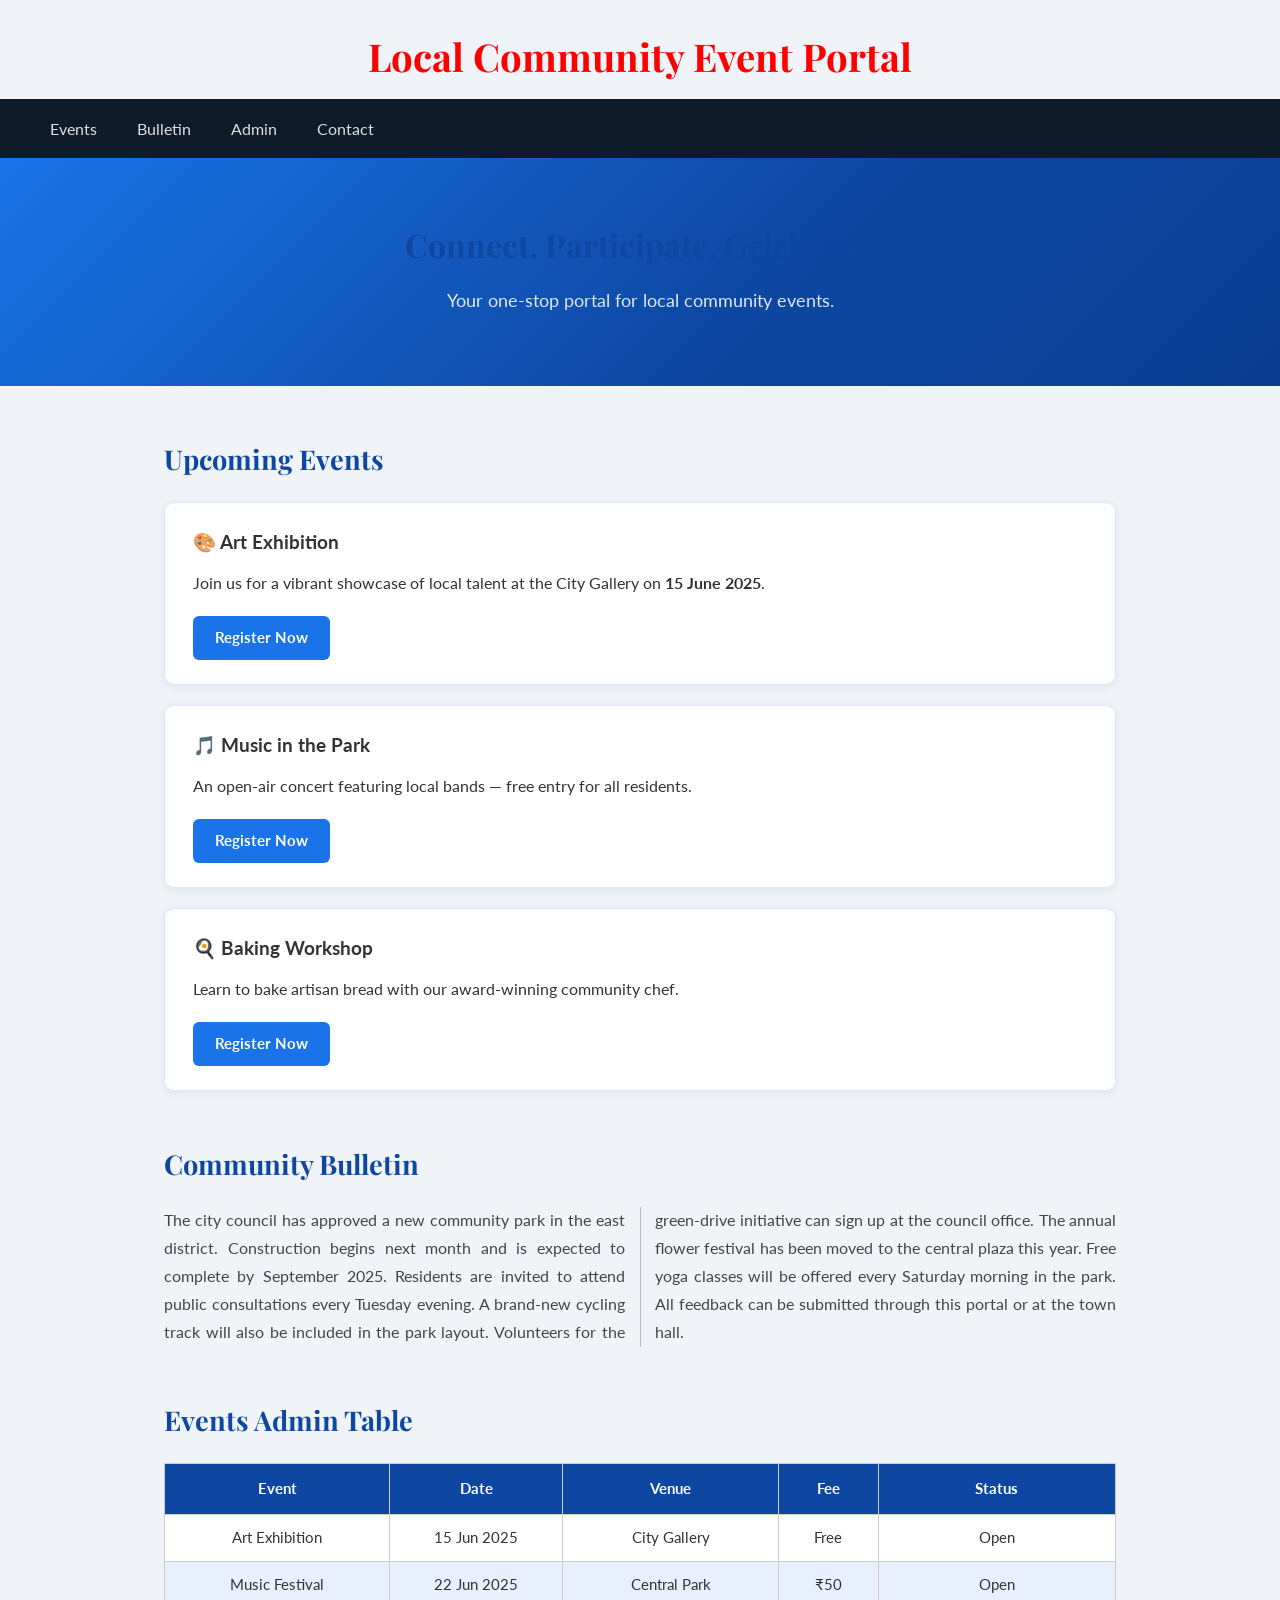
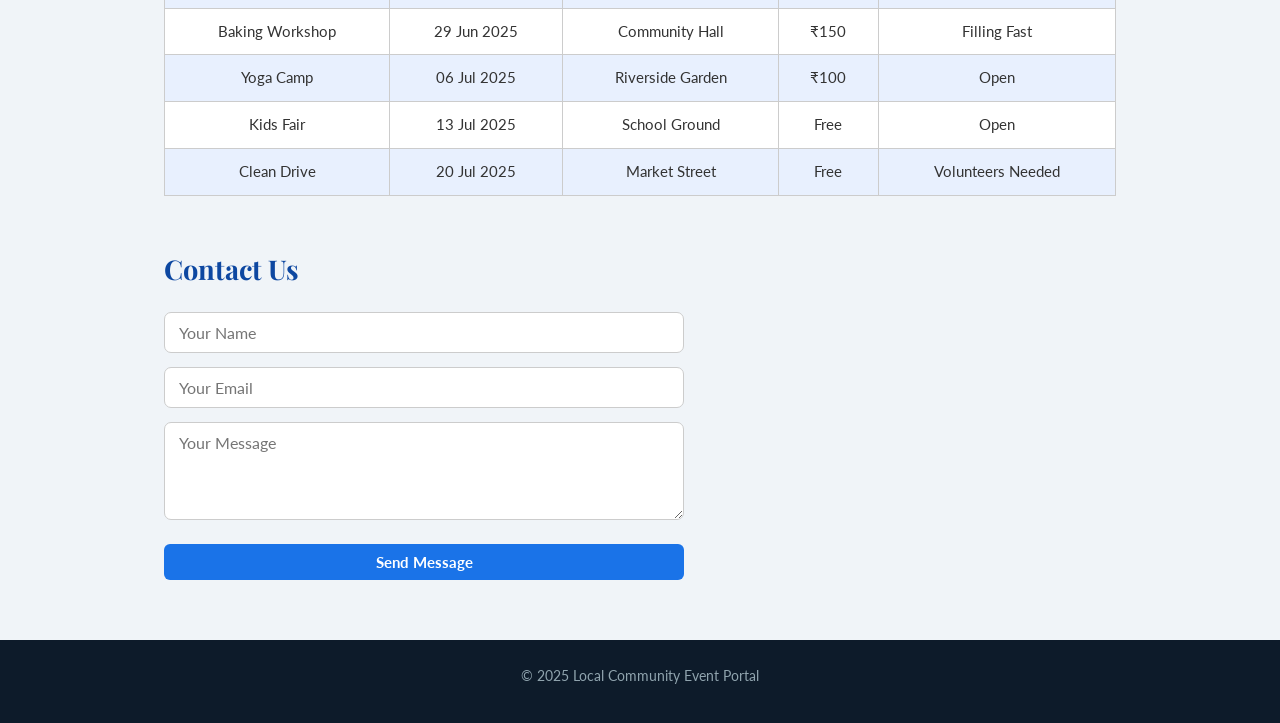
<file: Upskilling/Module-1-Local-Community-Event-Portal/css3/index.html>
<!DOCTYPE html>
<html lang="en">
<head>
  <meta charset="UTF-8" />
  <meta name="viewport" content="width=device-width, initial-scale=1.0" />
  <title>CSS3 – Community Event Portal</title>

  <!-- Ex 5: Google Font via <link> -->
  <link href="https://fonts.googleapis.com/css2?family=Playfair+Display:wght@600;700&family=Lato:wght@400;700&display=swap" rel="stylesheet" />

  <!-- Ex 1: Embedded internal style (body background) -->
  <style>
    body { background-color: #f0f4f8; }
  </style>

  <!-- Ex 1: External stylesheet -->
  <link rel="stylesheet" href="styles.css" />
</head>
<body>

  <!-- Ex 1: inline style on one heading -->
  <h1 id="mainHeader" style="color: red;">Local Community Event Portal</h1>

  <!-- Navigation (Ex 6) -->
  <nav>
    <ul>
      <li><a href="#events">Events</a></li>
      <li><a href="#bulletin">Bulletin</a></li>
      <li><a href="#admin">Admin</a></li>
      <li><a href="#contact">Contact</a></li>
    </ul>
  </nav>

  <!-- Hero Section (Ex 4: gradient) -->
  <header class="hero">
    <h2>Connect. Participate. Celebrate.</h2>
    <p class="lead">Your one-stop portal for local community events.</p>
  </header>

  <!-- Events Section (Ex 2, 3) -->
  <section id="events">
    <h2>Upcoming Events</h2>
    <div class="eventCard">
      <h3>🎨 Art Exhibition</h3>
      <p>Join us for a vibrant showcase of local talent at the City Gallery on <strong>15 June 2025</strong>.</p>
      <a href="#register" class="cta-button">Register Now</a>
    </div>
    <div class="eventCard">
      <h3>🎵 Music in the Park</h3>
      <p>An open-air concert featuring local bands — free entry for all residents.</p>
      <a href="#register" class="cta-button">Register Now</a>
    </div>
    <div class="eventCard">
      <h3>🍳 Baking Workshop</h3>
      <p>Learn to bake artisan bread with our award-winning community chef.</p>
      <a href="#register" class="cta-button">Register Now</a>
    </div>
  </section>

  <!-- Community Bulletin (Ex 9: multi-column) -->
  <section id="bulletin">
    <h2>Community Bulletin</h2>
    <article class="bulletin-article">
      The city council has approved a new community park in the east district.
      Construction begins next month and is expected to complete by September 2025.
      Residents are invited to attend public consultations every Tuesday evening.
      A brand-new cycling track will also be included in the park layout.
      Volunteers for the green-drive initiative can sign up at the council office.
      The annual flower festival has been moved to the central plaza this year.
      Free yoga classes will be offered every Saturday morning in the park.
      All feedback can be submitted through this portal or at the town hall.
    </article>
  </section>

  <!-- Admin Table (Ex 7) -->
  <section id="admin">
    <h2>Events Admin Table</h2>
    <table>
      <thead>
        <tr><th>Event</th><th>Date</th><th>Venue</th><th>Fee</th><th>Status</th></tr>
      </thead>
      <tbody>
        <tr><td>Art Exhibition</td><td>15 Jun 2025</td><td>City Gallery</td><td>Free</td><td>Open</td></tr>
        <tr><td>Music Festival</td><td>22 Jun 2025</td><td>Central Park</td><td>₹50</td><td>Open</td></tr>
        <tr><td>Baking Workshop</td><td>29 Jun 2025</td><td>Community Hall</td><td>₹150</td><td>Filling Fast</td></tr>
        <tr><td>Yoga Camp</td><td>06 Jul 2025</td><td>Riverside Garden</td><td>₹100</td><td>Open</td></tr>
        <tr><td>Kids Fair</td><td>13 Jul 2025</td><td>School Ground</td><td>Free</td><td>Open</td></tr>
        <tr><td>Clean Drive</td><td>20 Jul 2025</td><td>Market Street</td><td>Free</td><td>Volunteers Needed</td></tr>
      </tbody>
    </table>
  </section>

  <!-- Contact Form (Ex 8: box model, outline) -->
  <section id="contact">
    <h2>Contact Us</h2>
    <form>
      <input type="text" placeholder="Your Name" class="form-input" />
      <input type="email" placeholder="Your Email" class="form-input" />
      <textarea rows="4" placeholder="Your Message" class="form-input"></textarea>
      <button type="submit" class="cta-button">Send Message</button>
    </form>
  </section>

  <footer>
    <p>© 2025 Local Community Event Portal</p>
  </footer>

</body>
</html>
</file>
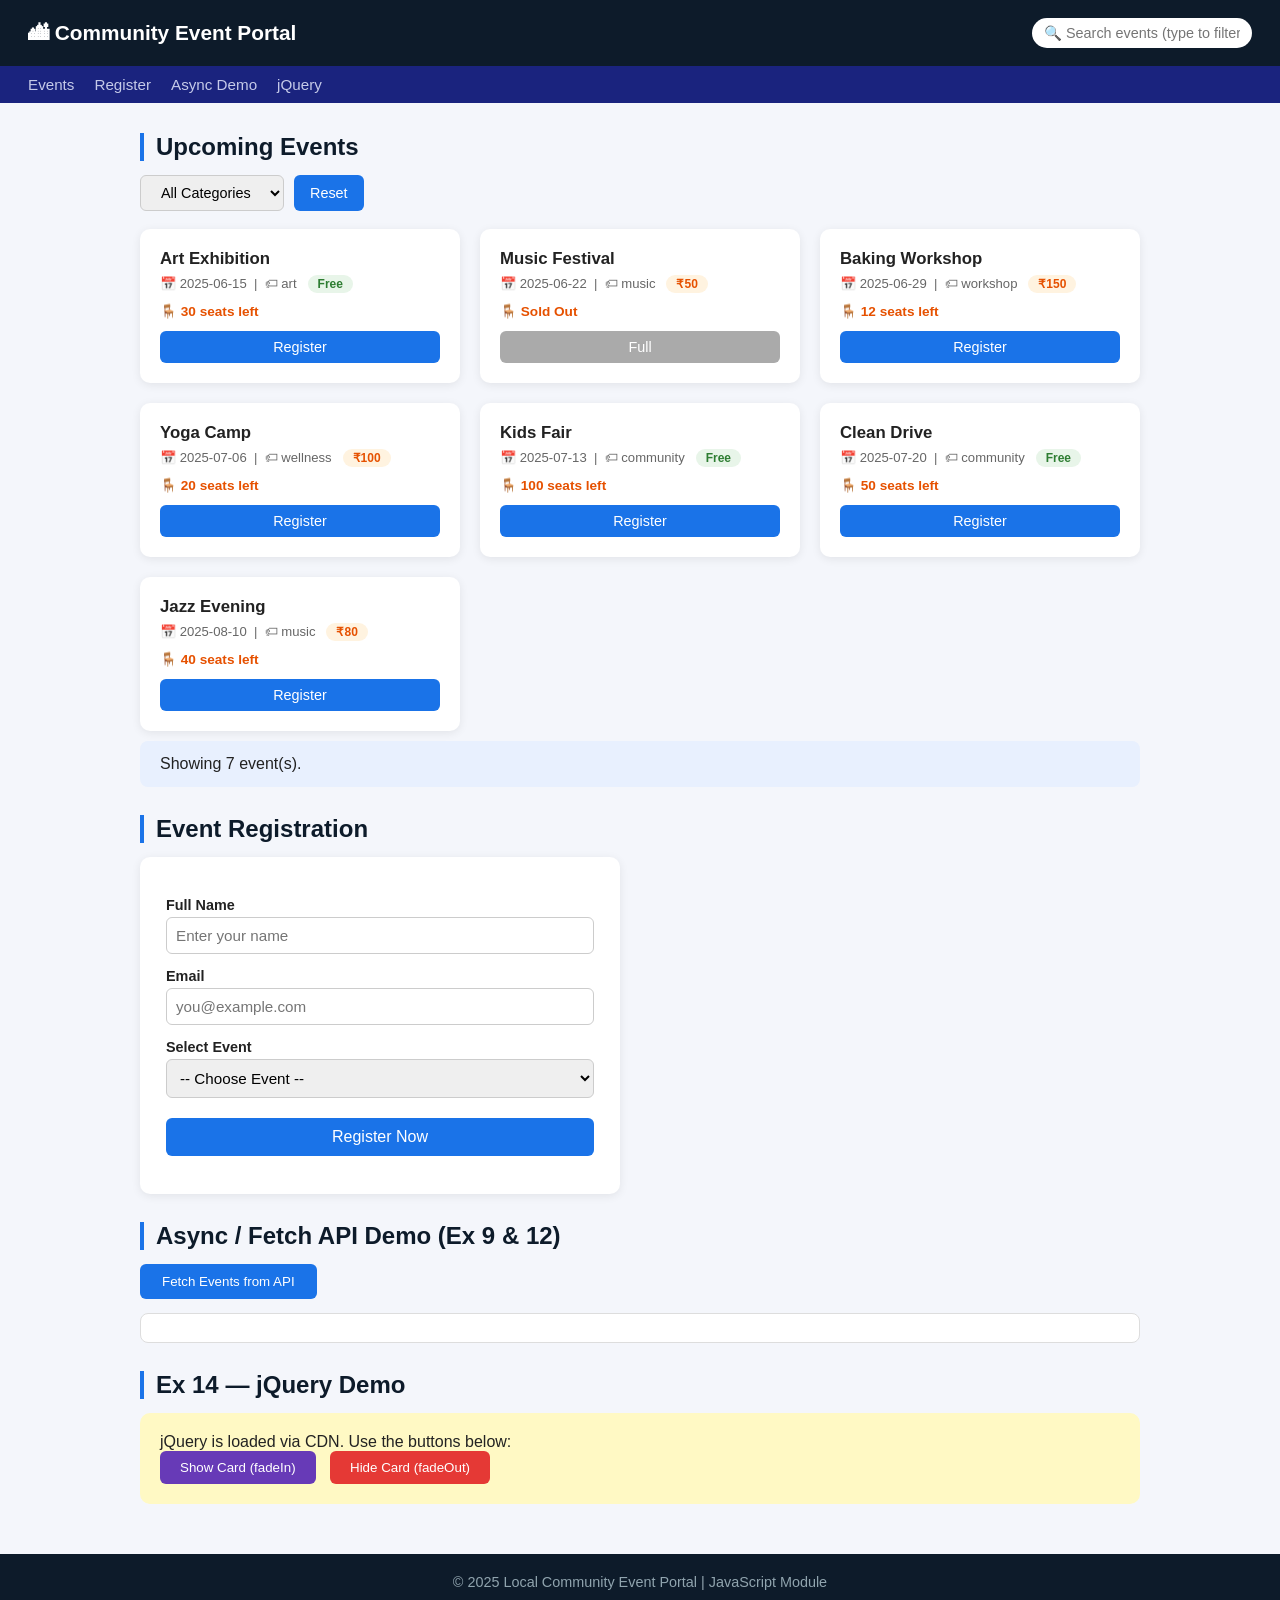
<file: Upskilling/Module-1-Local-Community-Event-Portal/javascript/index.html>
<!DOCTYPE html>
<html lang="en">
<head>
  <meta charset="UTF-8" />
  <meta name="viewport" content="width=device-width, initial-scale=1.0" />
  <title>JS – Community Event Portal</title>
  <style>
    * { box-sizing: border-box; margin: 0; padding: 0; }
    body { font-family: 'Segoe UI', sans-serif; background: #f4f6fb; color: #222; }
    header { background: #0d1b2a; color: #fff; padding: 18px 28px; display: flex; justify-content: space-between; align-items: center; }
    header h1 { font-size: 1.3rem; }
    #searchInput { padding: 7px 12px; border-radius: 20px; border: none; outline: none; font-size: .9rem; width: 220px; }
    nav { background: #1a237e; padding: 10px 28px; display: flex; gap: 20px; }
    nav a { color: #c5cae9; text-decoration: none; font-size: .95rem; }
    nav a:hover { color: #fff; }
    main { max-width: 1040px; margin: 30px auto; padding: 0 20px; }
    h2 { color: #0d1b2a; margin: 28px 0 14px; border-left: 4px solid #1a73e8; padding-left: 12px; }
    #filterBar { display: flex; gap: 10px; flex-wrap: wrap; margin-bottom: 18px; }
    #filterBar select, #filterBar button {
      padding: 8px 16px; border-radius: 6px; border: 1px solid #ccc;
      font-size: .9rem; cursor: pointer;
    }
    #filterBar button { background: #1a73e8; color: #fff; border: none; }
    #filterBar button:hover { background: #1558b0; }
    #eventList { display: grid; grid-template-columns: repeat(auto-fill,minmax(270px,1fr)); gap: 20px; }
    .event-card {
      background: #fff; border-radius: 10px; padding: 20px;
      box-shadow: 0 2px 10px rgba(0,0,0,.08); transition: transform .2s, box-shadow .2s;
    }
    .event-card:hover { transform: translateY(-3px); box-shadow: 0 6px 18px rgba(0,0,0,.12); }
    .event-card h3 { font-size: 1.05rem; margin-bottom: 6px; }
    .event-card .meta { font-size: .82rem; color: #666; margin-bottom: 10px; }
    .event-card .seats { font-size: .85rem; color: #e65100; font-weight: bold; }
    .event-card .btn-reg {
      margin-top: 12px; display: block; width: 100%; padding: 8px;
      background: #1a73e8; color: #fff; border: none; border-radius: 6px;
      cursor: pointer; font-size: .9rem; transition: background .2s;
    }
    .event-card .btn-reg:hover { background: #1558b0; }
    .event-card .btn-reg:disabled { background: #aaa; cursor: not-allowed; }
    .badge { display: inline-block; padding: 2px 10px; border-radius: 12px; font-size: .75rem; font-weight: bold; }
    .badge-free { background: #e8f5e9; color: #2e7d32; }
    .badge-paid { background: #fff3e0; color: #e65100; }
    #loading { text-align: center; padding: 20px; color: #666; }
    #spinner { display: none; text-align: center; margin: 20px 0; }
    #spinner span { display: inline-block; width: 28px; height: 28px; border: 3px solid #ccc; border-top-color: #1a73e8; border-radius: 50%; animation: spin .7s linear infinite; }
    @keyframes spin { to { transform: rotate(360deg); } }
    #regForm { background: #fff; padding: 26px; border-radius: 10px; box-shadow: 0 2px 10px rgba(0,0,0,.08); max-width: 480px; }
    #regForm label { display: block; margin-top: 14px; font-weight: 600; font-size: .9rem; }
    #regForm input, #regForm select { width: 100%; padding: 9px; border: 1px solid #ccc; border-radius: 6px; margin-top: 4px; font-size: .95rem; }
    #regForm input.error { border-color: #e53935; }
    .err-msg { color: #e53935; font-size: .8rem; margin-top: 2px; }
    #regForm button { margin-top: 18px; width: 100%; padding: 10px; background: #1a73e8; color: #fff; border: none; border-radius: 6px; font-size: 1rem; cursor: pointer; }
    #formFeedback { margin-top: 12px; font-weight: bold; color: #2e7d32; }
    #totalCount { background: #e8f0fe; padding: 14px 20px; border-radius: 8px; font-size: 1rem; margin-top: 10px; }
    footer { background: #0d1b2a; color: #90a4ae; text-align: center; padding: 20px; margin-top: 50px; font-size: .9rem; }
    #jquerySection { background: #fff9c4; border-radius: 10px; padding: 20px; }
    #jqCard { background: #fff; padding: 16px; border-radius: 8px; box-shadow: 0 2px 8px rgba(0,0,0,.1); margin-top: 12px; }
  </style>
</head>
<body>

<header>
  <h1>🏙 Community Event Portal</h1>
  <!-- Ex 8: keydown quick search -->
  <input id="searchInput" type="text" placeholder="🔍 Search events (type to filter)…" />
</header>

<nav>
  <a href="#events">Events</a>
  <a href="#register">Register</a>
  <a href="#async">Async Demo</a>
  <a href="#jquery">jQuery</a>
</nav>

<main>

  <!-- Filter Bar (Ex 8: onchange) -->
  <section id="events">
    <h2>Upcoming Events</h2>
    <div id="filterBar">
      <select id="categoryFilter">
        <option value="">All Categories</option>
        <option value="music">Music</option>
        <option value="art">Art</option>
        <option value="workshop">Workshop</option>
        <option value="wellness">Wellness</option>
        <option value="community">Community</option>
      </select>
      <button onclick="resetFilter()">Reset</button>
    </div>
    <div id="eventList"><div id="loading">Loading events…</div></div>
    <div id="totalCount"></div>
  </section>

  <!-- Registration Form (Ex 11) -->
  <section id="register">
    <h2>Event Registration</h2>
    <form id="regForm" novalidate>
      <label for="rName">Full Name</label>
      <input type="text" id="rName" placeholder="Enter your name" />
      <div class="err-msg" id="nameErr"></div>

      <label for="rEmail">Email</label>
      <input type="email" id="rEmail" placeholder="you@example.com" />
      <div class="err-msg" id="emailErr"></div>

      <label for="rEvent">Select Event</label>
      <select id="rEvent">
        <option value="">-- Choose Event --</option>
        <option value="Art Exhibition">Art Exhibition</option>
        <option value="Music Festival">Music Festival</option>
        <option value="Baking Workshop">Baking Workshop</option>
        <option value="Yoga Camp">Yoga Camp</option>
      </select>
      <div class="err-msg" id="eventErr"></div>

      <button type="submit" id="regSubmitBtn">Register Now</button>
      <div id="formFeedback"></div>
    </form>
  </section>

  <!-- Async / Fetch Demo (Ex 9, 12) -->
  <section id="async">
    <h2>Async / Fetch API Demo (Ex 9 &amp; 12)</h2>
    <button onclick="fetchEvents()" style="padding:10px 22px;background:#1a73e8;color:#fff;border:none;border-radius:6px;cursor:pointer;">
      Fetch Events from API
    </button>
    <div id="spinner"><span></span> Fetching…</div>
    <pre id="apiResult" style="margin-top:14px;background:#fff;padding:14px;border-radius:8px;font-size:.82rem;overflow:auto;max-height:240px;border:1px solid #ddd;"></pre>
  </section>

  <!-- jQuery Demo (Ex 14) -->
  <section id="jquery">
    <h2>Ex 14 — jQuery Demo</h2>
    <div id="jquerySection">
      <p>jQuery is loaded via CDN. Use the buttons below:</p>
      <button id="registerBtn" style="padding:9px 20px;background:#673ab7;color:#fff;border:none;border-radius:6px;cursor:pointer;margin-right:10px;">
        Show Card (fadeIn)
      </button>
      <button id="hideBtn" style="padding:9px 20px;background:#e53935;color:#fff;border:none;border-radius:6px;cursor:pointer;">
        Hide Card (fadeOut)
      </button>
      <div id="jqCard" style="display:none;">
        <strong>🎵 Music Festival</strong> – 22 June 2025 | Central Park | ₹50
      </div>
    </div>
  </section>

</main>

<footer>© 2025 Local Community Event Portal | JavaScript Module</footer>

<!-- jQuery CDN (Ex 14) -->
<script src="https://code.jquery.com/jquery-3.7.1.min.js"></script>
<!-- Main JS file -->
<script src="main.js"></script>
</body>
</html>
</file>
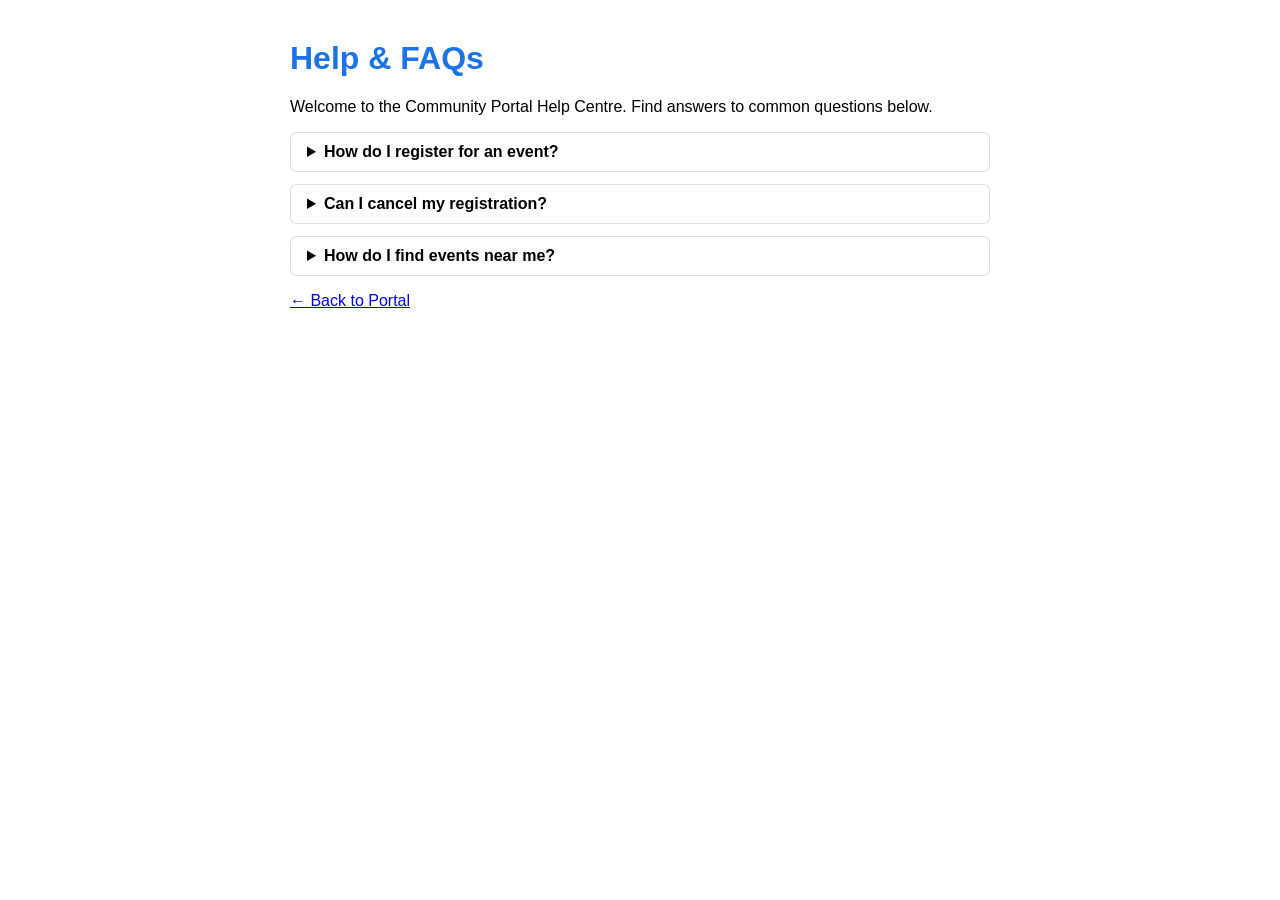
<file: Upskilling/Module-1-Local-Community-Event-Portal/html5 /help.html>
<!DOCTYPE html>
<html lang="en">
<head>
  <meta charset="UTF-8" />
  <title>Help – Community Event Portal</title>
  <style>
    body { font-family: 'Segoe UI', sans-serif; max-width: 700px; margin: 40px auto; padding: 0 20px; }
    h1 { color: #1a73e8; }
    details { margin: 12px 0; border: 1px solid #ddd; border-radius: 6px; padding: 10px 16px; }
    summary { font-weight: bold; cursor: pointer; }
  </style>
</head>
<body>
  <h1>Help & FAQs</h1>
  <p>Welcome to the Community Portal Help Centre. Find answers to common questions below.</p>
  <details>
    <summary>How do I register for an event?</summary>
    <p>Go to the <strong>Register</strong> section on the home page, fill in your details, select an event, and click "Register Now".</p>
  </details>
  <details>
    <summary>Can I cancel my registration?</summary>
    <p>Yes. Contact the City Council office at least 48 hours before the event date.</p>
  </details>
  <details>
    <summary>How do I find events near me?</summary>
    <p>Use the "Find Nearby Events" button in the Location section. Allow browser location access when prompted.</p>
  </details>
  <p><a href="index.html">← Back to Portal</a></p>
</body>
</html>
</file>
<file: Upskilling/Module-1-Local-Community-Event-Portal/css3/styles.css>
/* =============================================
   styles.css – CSS3 Exercises Solution
   Local Community Event Portal
   ============================================= */

/* ---- Ex 1: Universal selector reset ---- */
* {
  margin: 0;
  padding: 0;
  box-sizing: border-box;
}

/* ---- Ex 5: Font family (Google Fonts) ---- */
body {
  font-family: 'Lato', sans-serif;
  font-size: 16px;
  line-height: 1.7;
  color: #333;
}

/* ---- Ex 3: ID selector for banner ---- */
#mainHeader {
  font-family: 'Playfair Display', serif;
  font-size: 2.4rem;
  text-align: center;
  padding: 24px 20px 10px;
  /* color set inline as per Ex 1 requirement */
}

/* ---- Ex 4: Gradient header ---- */
.hero {
  background: linear-gradient(135deg, #1a73e8 0%, #0d47a1 60%, #0a3d8f 100%);
  color: #fff;
  text-align: center;
  padding: 60px 20px;
}

.hero h2 {
  font-family: 'Playfair Display', serif;
  font-size: 2rem;
  margin-bottom: 12px;
}

.lead {
  font-size: 1.15rem;
  opacity: .88;
}

/* ---- Ex 3: Element selector for all h2 ---- */
h2 {
  font-family: 'Playfair Display', serif;
  font-size: 1.7rem;
  color: #0d47a1;
  margin-bottom: 20px;
}

/* ---- Ex 3: Grouping selector ---- */
h3, p {
  margin-bottom: 10px;
}

/* ---- Navigation (Ex 6: link and list styling) ---- */
nav {
  background: #0d1b2a;
  padding: 0 30px;
}

nav ul {
  list-style-type: none;     /* Ex 6: remove bullets */
  display: flex;
  gap: 0;
}

nav ul li {
  padding: 0;                /* Ex 6: padding on list items */
}

/* Ex 6: pseudo-class link styling */
nav ul li a:link    { color: #e0e0e0; text-decoration: none; display: block; padding: 16px 20px; }
nav ul li a:visited { color: #b0bec5; }
nav ul li a:hover   { color: #fff; background: #1a73e8; }
nav ul li a:active  { color: #64b5f6; }

/* ---- Sections layout ---- */
section {
  max-width: 1000px;
  margin: 50px auto;
  padding: 0 24px;
}

/* ---- Ex 3: Class selector .eventCard (Ex 8: box model) ---- */
.eventCard {
  background: #fff;
  border: 1px solid #dce8ff;     /* Ex 8: border */
  border-radius: 10px;
  padding: 24px 28px;            /* Ex 8: padding */
  margin-bottom: 20px;           /* Ex 8: margin */
  box-shadow: 0 2px 8px rgba(0,0,0,.07);
  transition: transform .2s, box-shadow .2s;
}

.eventCard:hover {
  transform: translateY(-3px);
  box-shadow: 0 6px 20px rgba(0,0,0,.12);
}

/* ---- Ex 2: CTA button style ---- */
/* Style for main CTA button */
.cta-button {
  display: inline-block;
  background-color: #1a73e8;
  color: #fff;
  padding: 9px 22px;
  border-radius: 6px;
  text-decoration: none;
  font-weight: 700;
  margin-top: 10px;
  border: none;
  cursor: pointer;
  font-family: 'Lato', sans-serif;
  font-size: .95rem;
  transition: background .2s;
}
.cta-button:hover { background-color: #1558b0; }

/* ---- Ex 9: Multi-column bulletin ---- */
.bulletin-article {
  column-count: 2;
  column-gap: 30px;
  column-rule: 1px solid #b0bec5;
  text-align: justify;
  font-size: .97rem;
  color: #444;
  line-height: 1.8;
}

/* ---- Ex 7: Table styling ---- */
table {
  width: 100%;
  border-collapse: collapse;    /* Ex 7 */
  text-align: center;           /* Ex 7 */
  font-size: .95rem;
}

table th {
  background: #0d47a1;
  color: #fff;
  padding: 12px 16px;
  border: 1px solid #ccc;
}

table td {
  padding: 10px 14px;
  border: 1px solid #ccc;
}

/* Ex 7: Zebra striping */
table tbody tr:nth-child(even) {
  background-color: #e8f0fe;
}
table tbody tr:nth-child(odd) {
  background-color: #fff;
}
table tbody tr:hover {
  background-color: #bbdefb;
}

/* ---- Ex 5: Typography utilities ---- */
.text-uppercase  { text-transform: uppercase; }
.text-lowercase  { text-transform: lowercase; }
.text-capitalize { text-transform: capitalize; }
.letter-spaced   { letter-spacing: 2px; }

/* ---- Ex 8: Contact Form (box model, outline) ---- */
form {
  display: flex;
  flex-direction: column;
  gap: 14px;
  max-width: 520px;
}

.form-input {
  padding: 10px 14px;
  border: 1px solid #ccc;
  border-radius: 7px;
  font-size: 1rem;
  font-family: 'Lato', sans-serif;
  transition: outline .15s;
}

/* Ex 8: outline on focus (compare visibility vs display) */
.form-input:focus {
  outline: 3px solid #1a73e8;
  outline-offset: 2px;
  border-color: #1a73e8;
}

/* ---- Ex 4: RGBA text color example ---- */
.muted-text {
  color: rgba(0, 0, 0, 0.5);
}

/* ---- Footer ---- */
footer {
  background: #0d1b2a;
  color: #90a4ae;
  text-align: center;
  padding: 24px;
  margin-top: 60px;
  font-size: .9rem;
}

/* ============================================
   Ex 10: Responsive Media Queries
   ============================================ */
@media (max-width: 768px) {
  /* Stack nav links vertically */
  nav ul {
    flex-direction: column;
  }
  nav ul li a {
    padding: 12px 20px;
  }

  /* Bulletin: single column on mobile */
  .bulletin-article {
    column-count: 1;
  }

  /* Scale down fonts */
  #mainHeader { font-size: 1.7rem; }
  .hero h2    { font-size: 1.4rem; }
  h2          { font-size: 1.3rem; }

  /* Flexible layout using % */
  section {
    padding: 0 16px;
    margin: 30px auto;
  }

  /* Scrollable table on small screens */
  table {
    font-size: .82rem;
  }
}

@media (max-width: 480px) {
  #mainHeader { font-size: 1.3rem; }
  .hero { padding: 36px 16px; }
}
</file>
